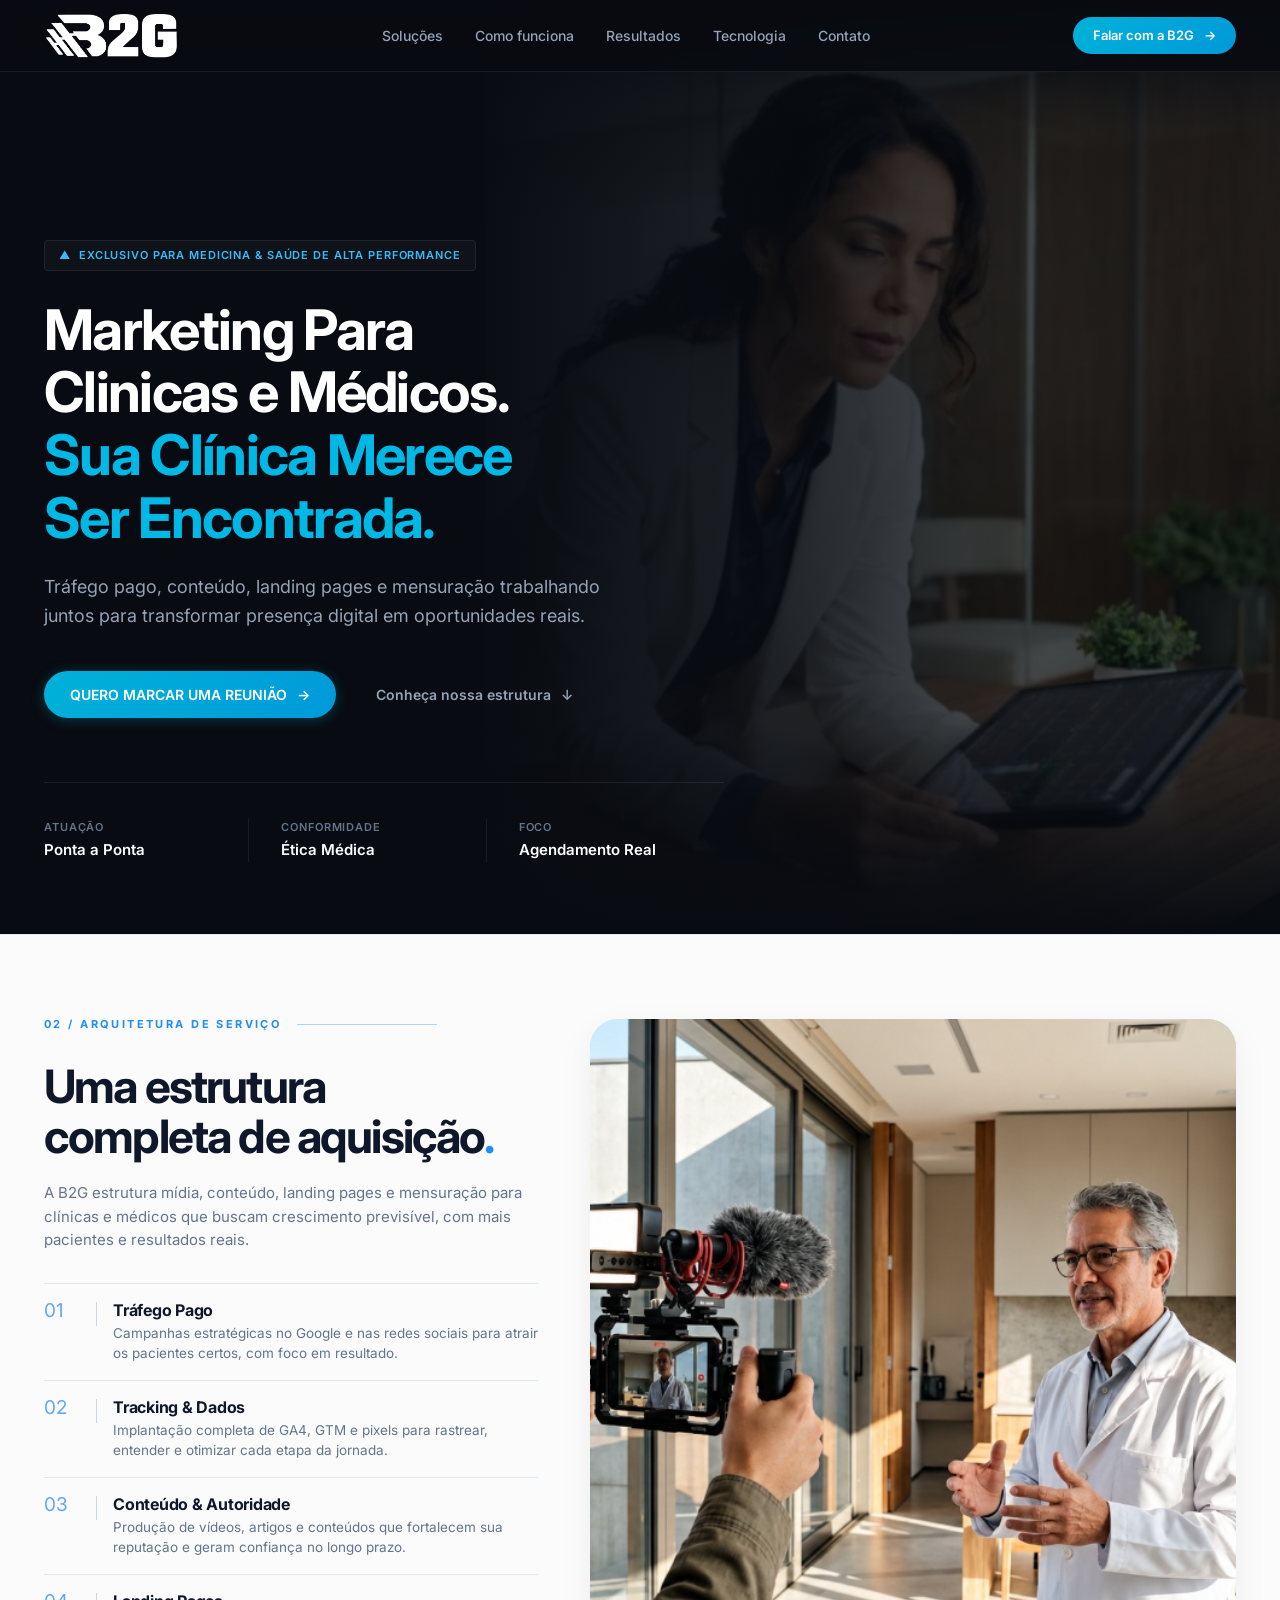
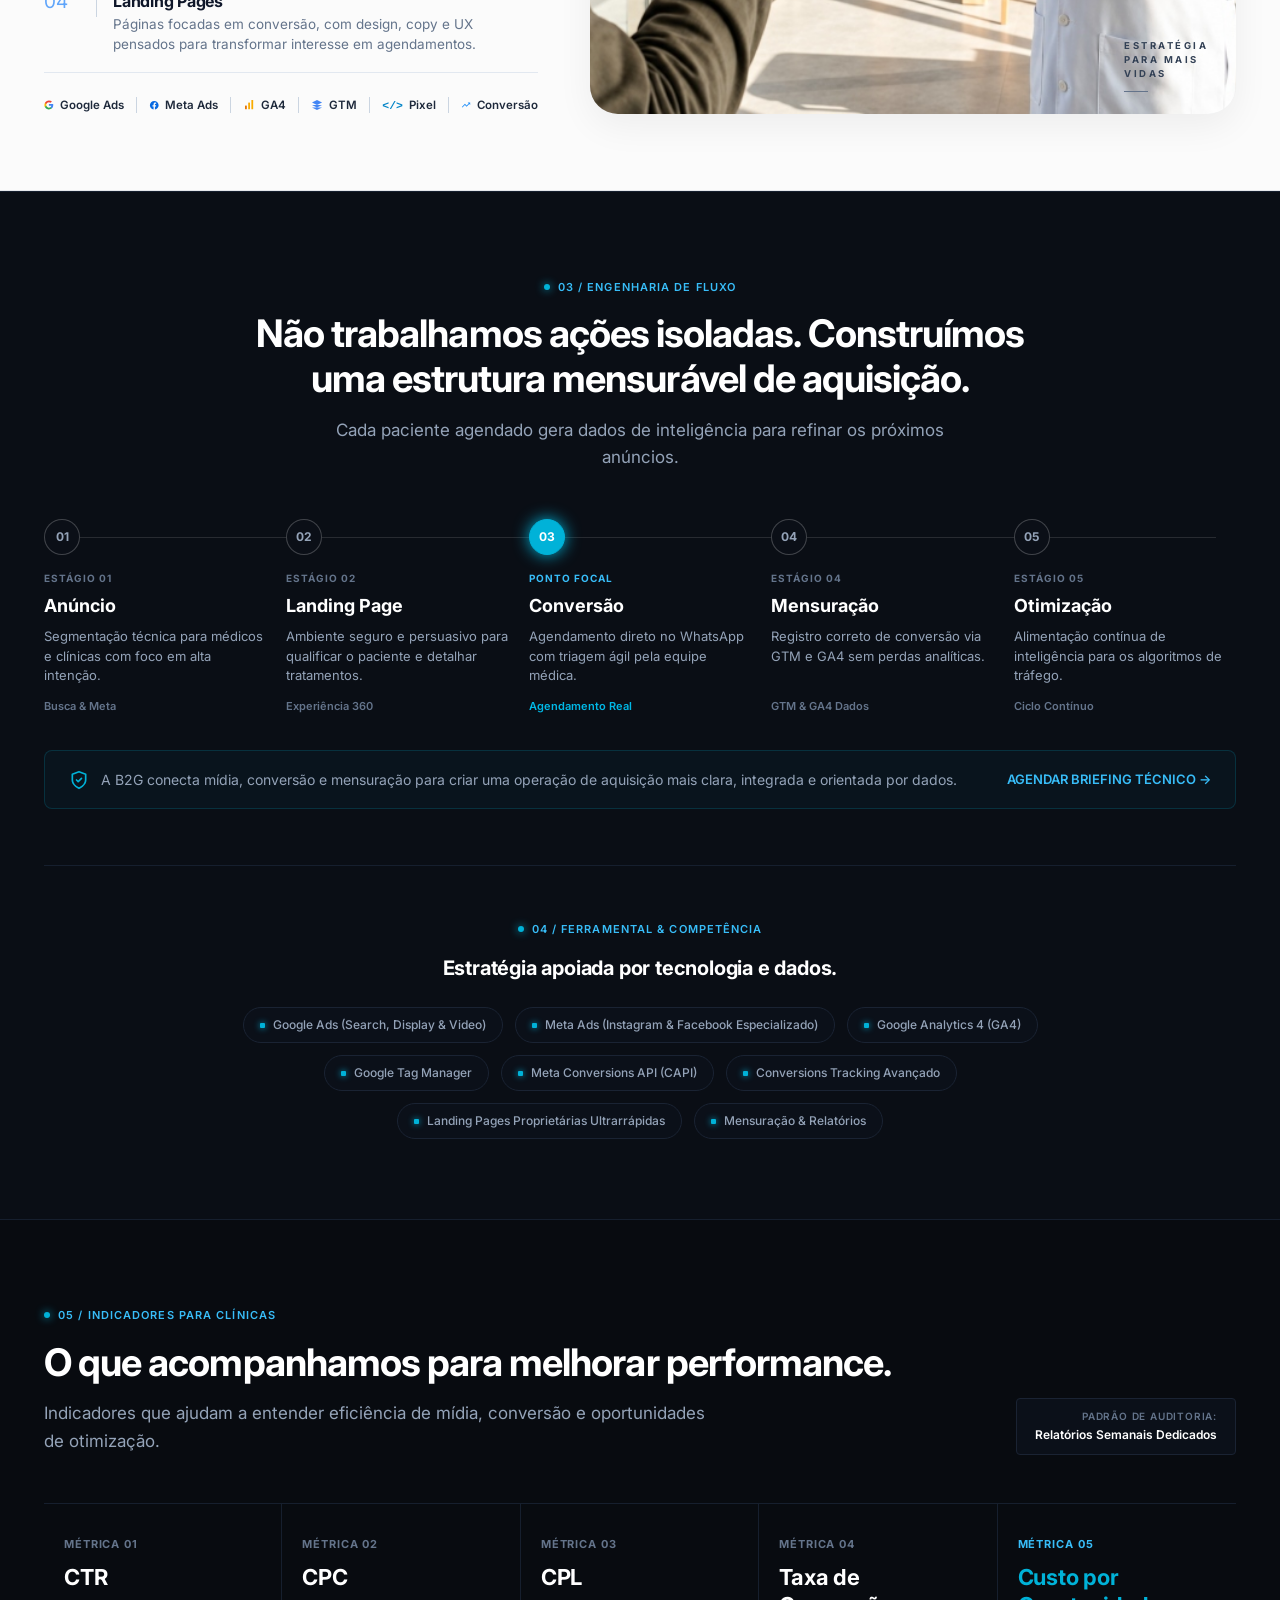
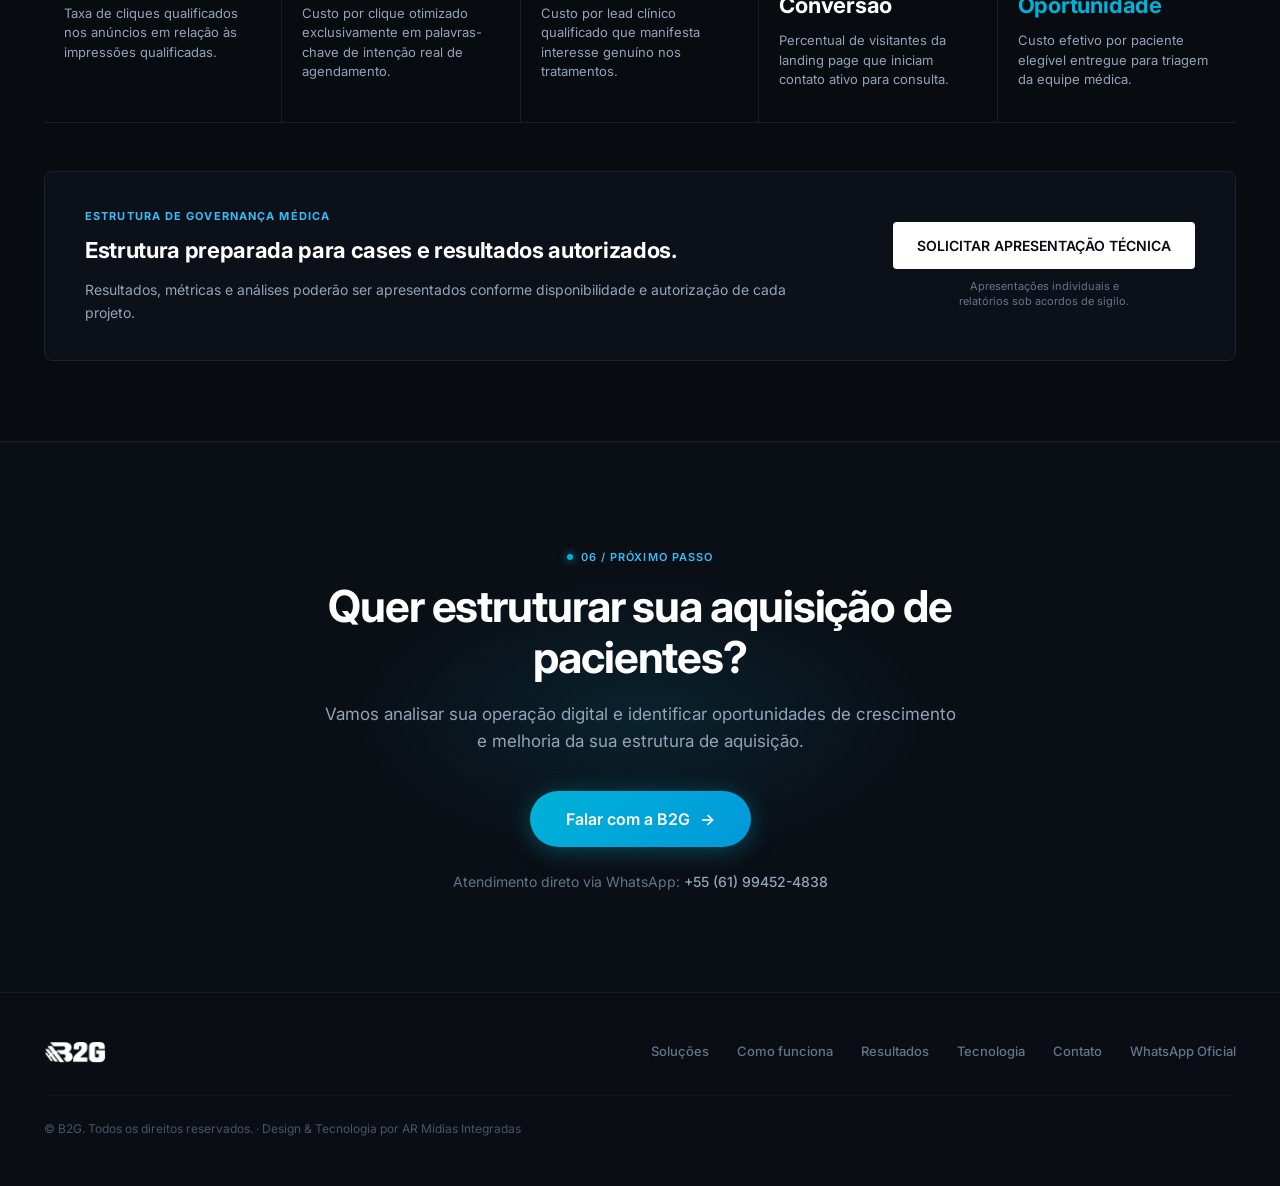
<file: index.html>
<!DOCTYPE html>
<html lang="pt-BR">
<head>
  <meta charset="UTF-8">
  <meta name="viewport" content="width=device-width, initial-scale=1.0">
  <title>B2G Marketing Digital e Treinamentos.</title>
  <meta name="description" content="Tráfego pago, conteúdo, landing pages e mensuração trabalhando juntos para transformar presença digital em oportunidades reais.">
  <meta name="theme-color" content="#080b10">

  <!-- Open Graph / WhatsApp / Social Share -->
  <meta property="og:title" content="B2G Marketing Digital e Treinamentos.">
  <meta property="og:description" content="Tráfego pago, conteúdo, landing pages e mensuração trabalhando juntos para transformar presença digital em oportunidades reais.">
  <meta property="og:type" content="website">
  <meta property="og:image" content="public/brand/b2g-whatsapp-share.png">
  <meta property="og:image:secure_url" content="public/brand/b2g-whatsapp-share.png">
  <meta property="og:image:type" content="image/png">
  <meta property="og:image:width" content="1200">
  <meta property="og:image:height" content="630">
  <meta property="og:image:alt" content="B2G Marketing Digital e Treinamentos">

  <!-- Twitter Card -->
  <meta name="twitter:card" content="summary_large_image">
  <meta name="twitter:title" content="B2G Marketing Digital e Treinamentos.">
  <meta name="twitter:description" content="Tráfego pago, conteúdo, landing pages e mensuração trabalhando juntos para transformar presença digital em oportunidades reais.">
  <meta name="twitter:image" content="public/brand/b2g-whatsapp-share.png">

  <!-- Favicons -->
  <link rel="icon" type="image/png" sizes="32x32" href="public/brand/favicon-32x32.png">
  <link rel="icon" type="image/png" sizes="16x16" href="public/brand/favicon-16x16.png">
  <link rel="apple-touch-icon" sizes="180x180" href="public/brand/apple-touch-icon.png">
  <link rel="shortcut icon" href="public/brand/favicon.ico">

  <!-- Typography -->
  <link rel="preconnect" href="https://fonts.googleapis.com">
  <link rel="preconnect" href="https://fonts.gstatic.com" crossorigin>
  <link href="https://fonts.googleapis.com/css2?family=Inter:wght@400;500;600;700&display=swap" rel="stylesheet">

  <!-- Stylesheets -->
  <link rel="stylesheet" href="styles/tokens.css">
  <link rel="stylesheet" href="styles/base.css">
  <link rel="stylesheet" href="styles/components.css">

  <!-- dataLayer baseline initialization -->
  <script>
    window.dataLayer = window.dataLayer || [];
  </script>
</head>
<body>
  <header class="site-header" id="top">
  <div class="container header-container">
    <a href="#top" class="header-brand" aria-label="B2G Marketing Digital e Treinamentos">
      <img src="public/brand/b2g-logo-menu.png" alt="B2G" class="header-brand-img" width="135" height="48">
    </a>

    <nav class="header-nav" aria-label="Navegação Principal">
      <a href="#solucoes" class="nav-link">Soluções</a>
      <a href="#como-funciona" class="nav-link">Como funciona</a>
      <a href="#resultados" class="nav-link">Resultados</a>
      <a href="#tecnologia" class="nav-link">Tecnologia</a>
      <a href="#contato" class="nav-link">Contato</a>
    </nav>

    <div class="header-actions">
      <a href="https://wa.me/5561994524838" 
         target="_blank" 
         rel="noopener noreferrer" 
         class="btn btn-header"
         data-track-cta
         data-track-location="header"
         data-track-label="Falar com a B2G"
         data-track-dest="whatsapp">
        <span>Falar com a B2G</span>
        <span class="btn-icon-arrow" aria-hidden="true">&rarr;</span>
      </a>
    </div>
  </div>
</header>

  <main id="main-content">
    <section class="hero-section" id="hero">
  <div class="hero-bg-wrapper" aria-hidden="true">
    <img src="public/media/hero-doctor-bg.webp" 
         alt="" 
         class="hero-bg-img" 
         width="1024" 
         height="571" 
         loading="eager" 
         fetchpriority="high">
    <div class="hero-bg-overlay"></div>
  </div>

  <div class="container">
    <div class="hero-content">
      <div class="hero-pill">
        <span>&#9650;</span>
        <span>EXCLUSIVO PARA MEDICINA &amp; SAÚDE DE ALTA PERFORMANCE</span>
      </div>

      <h1 class="hero-title">
        Marketing Para<br>Clinicas e Médicos.<br><span class="cyan-highlight">Sua Clínica Merece<br>Ser Encontrada.</span>
      </h1>

      <p class="hero-lead">
        Tráfego pago, conteúdo, landing pages e mensuração trabalhando<br>juntos para transformar presença digital em oportunidades reais.
      </p>

      <div class="hero-actions">
        <a href="https://wa.me/5561994524838" 
           target="_blank" 
           rel="noopener noreferrer" 
           class="btn btn-primary"
           data-track-cta
           data-track-location="hero"
           data-track-label="Quero estruturar minha aquisição"
           data-track-dest="whatsapp">
          <span>QUERO MARCAR UMA REUNIÃO</span>
          <span class="btn-icon-arrow" aria-hidden="true">&rarr;</span>
        </a>

        <a href="#solucoes" class="btn btn-ghost">
          <span>Conheça nossa estrutura</span>
          <span class="btn-icon-arrow" aria-hidden="true">&darr;</span>
        </a>
      </div>

      <div class="hero-pillars">
        <div class="pillar-item">
          <span class="pillar-label">ATUAÇÃO</span>
          <span class="pillar-value">Ponta a Ponta</span>
        </div>
        <div class="pillar-item">
          <span class="pillar-label">CONFORMIDADE</span>
          <span class="pillar-value">Ética Médica</span>
        </div>
        <div class="pillar-item">
          <span class="pillar-label">FOCO</span>
          <span class="pillar-value">Agendamento Real</span>
        </div>
      </div>
    </div>
  </div>
</section>

    <section class="solucoes-section arquitetura-servico-v2" id="solucoes">
  <div class="container arquitetura-servico-shell">
    <div class="arquitetura-copy">
      <div class="arquitetura-kicker-row">
        <span class="arquitetura-kicker">02 / ARQUITETURA DE SERVIÇO</span>
        <span class="arquitetura-kicker-line" aria-hidden="true"></span>
      </div>

      <h2 class="arquitetura-title">Uma estrutura<br>completa de aquisição<span aria-hidden="true" class="arquitetura-title-dot">.</span></h2>

      <p class="arquitetura-lead">A B2G estrutura mídia, conteúdo, landing pages e mensuração para clínicas e médicos que buscam crescimento previsível, com mais pacientes e resultados reais.</p>

      <div class="arquitetura-services" role="list">
        <article class="arquitetura-service" role="listitem">
          <span class="arquitetura-service-num">01</span>
          <span class="arquitetura-service-marker" aria-hidden="true"></span>
          <div class="arquitetura-service-copy">
            <h3>Tráfego Pago</h3>
            <p>Campanhas estratégicas no Google e nas redes sociais para atrair os pacientes certos, com foco em resultado.</p>
          </div>
        </article>

        <article class="arquitetura-service" role="listitem">
          <span class="arquitetura-service-num">02</span>
          <span class="arquitetura-service-marker" aria-hidden="true"></span>
          <div class="arquitetura-service-copy">
            <h3>Tracking &amp; Dados</h3>
            <p>Implantação completa de GA4, GTM e pixels para rastrear, entender e otimizar cada etapa da jornada.</p>
          </div>
        </article>

        <article class="arquitetura-service" role="listitem">
          <span class="arquitetura-service-num">03</span>
          <span class="arquitetura-service-marker" aria-hidden="true"></span>
          <div class="arquitetura-service-copy">
            <h3>Conteúdo &amp; Autoridade</h3>
            <p>Produção de vídeos, artigos e conteúdos que fortalecem sua reputação e geram confiança no longo prazo.</p>
          </div>
        </article>

        <article class="arquitetura-service" role="listitem">
          <span class="arquitetura-service-num">04</span>
          <span class="arquitetura-service-marker" aria-hidden="true"></span>
          <div class="arquitetura-service-copy">
            <h3>Landing Pages</h3>
            <p>Páginas focadas em conversão, com design, copy e UX pensados para transformar interesse em agendamentos.</p>
          </div>
        </article>
      </div>
    </div>

    <figure class="arquitetura-media">
      <img src="public/media/b2g-arquitetura-servico-filming.png" alt="Produção audiovisual da B2G com médico em ambiente clínico" class="arquitetura-media-img" width="1024" height="576" loading="lazy">
      <figcaption class="arquitetura-media-caption">
        <span>ESTRATÉGIA</span>
        <span>PARA MAIS</span>
        <span>VIDAS</span>
        <i class="caption-divider" aria-hidden="true"></i>
      </figcaption>
    </figure>

    <div class="arquitetura-capabilities" aria-label="Competências técnicas">
      <span class="cap-item"><svg class="cap-icon" viewBox="0 0 24 24" width="15" height="15" aria-hidden="true"><path fill="#4285F4" d="M22.56 12.25c0-.78-.07-1.53-.2-2.25H12v4.26h5.92c-.26 1.37-1.04 2.53-2.21 3.31v2.77h3.57c2.08-1.92 3.28-4.74 3.28-8.09z"/><path fill="#34A853" d="M12 23c2.97 0 5.46-.98 7.28-2.66l-3.57-2.77c-.98.66-2.23 1.06-3.71 1.06-2.86 0-5.29-1.93-6.16-4.53H2.18v2.84C3.99 20.53 7.7 23 12 23z"/><path fill="#FBBC05" d="M5.84 14.09c-.22-.66-.35-1.36-.35-2.09s.13-1.43.35-2.09V7.06H2.18C1.43 8.55 1 10.22 1 12s.43 3.45 1.18 4.94l2.85-2.22.81-.63z"/><path fill="#EA4335" d="M12 5.38c1.62 0 3.06.56 4.21 1.64l3.15-3.15C17.45 2.09 14.97 1 12 1 7.7 1 3.99 3.47 2.18 7.06l3.66 2.84c.87-2.6 3.3-4.52 6.16-4.52z"/></svg> Google Ads</span><i class="cap-sep" aria-hidden="true"></i>
      <span class="cap-item"><svg class="cap-icon" viewBox="0 0 24 24" width="15" height="15" aria-hidden="true"><path fill="#0668E1" d="M12 2C6.477 2 2 6.477 2 12c0 4.991 3.657 9.128 8.438 9.879V14.89h-2.54V12h2.54V9.797c0-2.506 1.492-3.89 3.777-3.89 1.094 0 2.238.195 2.238.195v2.46h-1.26c-1.243 0-1.63.771-1.63 1.562V12h2.773l-.443 2.89h-2.33v6.989C18.343 21.129 22 16.99 22 12c0-5.523-4.477-10-10-10z"/></svg> Meta Ads</span><i class="cap-sep" aria-hidden="true"></i>
      <span class="cap-item"><svg class="cap-icon" viewBox="0 0 24 24" width="15" height="15" aria-hidden="true"><rect width="3.5" height="7" x="4" y="13" fill="#E37400" rx="1"/><rect width="3.5" height="13" x="10.25" y="7" fill="#F9AB00" rx="1"/><rect width="3.5" height="18" x="16.5" y="2" fill="#F9AB00" rx="1"/></svg> GA4</span><i class="cap-sep" aria-hidden="true"></i>
      <span class="cap-item"><svg class="cap-icon" viewBox="0 0 24 24" width="15" height="15" aria-hidden="true"><path fill="#4285F4" d="M12 2L2 7l10 5 10-5-10-5zM2 17l10 5 10-5M2 12l10 5 10-5"/></svg> GTM</span><i class="cap-sep" aria-hidden="true"></i>
      <span class="cap-item"><span class="code-bracket">&lt;/&gt;</span> Pixel</span><i class="cap-sep" aria-hidden="true"></i>
      <span class="cap-item"><svg class="cap-icon" viewBox="0 0 24 24" width="15" height="15" aria-hidden="true"><path fill="#1e8df7" d="M16 6l2.29 2.29-4.88 4.88-4-4L2 16.59 3.41 18l6-6 4 4 6.3-6.29L22 12V6z"/></svg> Conversão</span>
    </div>
  </div>
</section>

    <section class="aquisicao-section section-padding" id="como-funciona">
  <div class="container">
    <div class="aquisicao-header">
      <div class="kicker">
        <span class="kicker-dot" aria-hidden="true"></span>
        <span>03 / ENGENHARIA DE FLUXO</span>
      </div>

      <h2 class="section-title">Não trabalhamos ações isoladas. Construímos uma estrutura mensurável de aquisição.</h2>
      <p class="section-lead">
        Cada paciente agendado gera dados de inteligência para refinar os próximos anúncios.
      </p>
    </div>

    <!-- Fluxo Sequencial de 5 Estágios (Linha Contínua Tipográfica e Marcadores Circulares) -->
    <div class="flow-track-continuous">
      <div class="flow-line-backdrop" aria-hidden="true"></div>

      <div class="flow-step">
        <div class="flow-circle-marker">01</div>
        <span class="flow-step-kicker">ESTÁGIO 01</span>
        <h3 class="flow-step-title">Anúncio</h3>
        <p class="flow-step-desc">Segmentação técnica para médicos e clínicas com foco em alta intenção.</p>
        <span class="flow-step-tag">Busca &amp; Meta</span>
      </div>

      <div class="flow-step">
        <div class="flow-circle-marker">02</div>
        <span class="flow-step-kicker">ESTÁGIO 02</span>
        <h3 class="flow-step-title">Landing Page</h3>
        <p class="flow-step-desc">Ambiente seguro e persuasivo para qualificar o paciente e detalhar tratamentos.</p>
        <span class="flow-step-tag">Experiência 360</span>
      </div>

      <div class="flow-step is-focal">
        <div class="flow-circle-marker focal-marker">03</div>
        <span class="flow-step-kicker focal-kicker">PONTO FOCAL</span>
        <h3 class="flow-step-title focal-title">Conversão</h3>
        <p class="flow-step-desc">Agendamento direto no WhatsApp com triagem ágil pela equipe médica.</p>
        <span class="flow-step-tag focal-tag">Agendamento Real</span>
      </div>

      <div class="flow-step">
        <div class="flow-circle-marker">04</div>
        <span class="flow-step-kicker">ESTÁGIO 04</span>
        <h3 class="flow-step-title">Mensuração</h3>
        <p class="flow-step-desc">Registro correto de conversão via GTM e GA4 sem perdas analíticas.</p>
        <span class="flow-step-tag">GTM &amp; GA4 Dados</span>
      </div>

      <div class="flow-step">
        <div class="flow-circle-marker">05</div>
        <span class="flow-step-kicker">ESTÁGIO 05</span>
        <h3 class="flow-step-title">Otimização</h3>
        <p class="flow-step-desc">Alimentação contínua de inteligência para os algoritmos de tráfego.</p>
        <span class="flow-step-tag">Ciclo Contínuo</span>
      </div>
    </div>

    <!-- Callout de Alinhamento e Governança -->
    <div class="governance-callout">
      <div class="governance-callout-text">
        <svg width="20" height="20" viewBox="0 0 24 24" fill="none" stroke="#00b2d8" stroke-width="2" stroke-linecap="round" stroke-linejoin="round" aria-hidden="true">
          <path d="M12 22s8-4 8-10V5l-8-3-8 3v7c0 6 8 10 8 10z"></path>
          <polyline points="9 12 11 14 15 10"></polyline>
        </svg>
        <span>A B2G conecta mídia, conversão e mensuração para criar uma operação de aquisição mais clara, integrada e orientada por dados.</span>
      </div>
      <a href="https://wa.me/5561994524838" 
         target="_blank" 
         rel="noopener noreferrer" 
         class="governance-callout-link"
         data-track-cta
         data-track-location="governance_callout"
         data-track-label="Agendar Briefing Técnico"
         data-track-dest="whatsapp">
        <span>AGENDAR BRIEFING TÉCNICO &rarr;</span>
      </a>
    </div>

    <!-- Bloco 04 Integrado: Ferramental & Competência -->
    <div class="tools-block" id="tecnologia">
      <div class="kicker">
        <span class="kicker-dot" aria-hidden="true"></span>
        <span>04 / FERRAMENTAL &amp; COMPETÊNCIA</span>
      </div>
      <h3 class="tools-title">Estratégia apoiada por tecnologia e dados.</h3>

      <div class="tools-badges-grid">
        <span class="tool-badge"><span class="tool-dot" aria-hidden="true"></span>Google Ads (Search, Display &amp; Video)</span>
        <span class="tool-badge"><span class="tool-dot" aria-hidden="true"></span>Meta Ads (Instagram &amp; Facebook Especializado)</span>
        <span class="tool-badge"><span class="tool-dot" aria-hidden="true"></span>Google Analytics 4 (GA4)</span>
        <span class="tool-badge"><span class="tool-dot" aria-hidden="true"></span>Google Tag Manager</span>
        <span class="tool-badge"><span class="tool-dot" aria-hidden="true"></span>Meta Conversions API (CAPI)</span>
        <span class="tool-badge"><span class="tool-dot" aria-hidden="true"></span>Conversions Tracking Avançado</span>
        <span class="tool-badge"><span class="tool-dot" aria-hidden="true"></span>Landing Pages Proprietárias Ultrarrápidas</span>
        <span class="tool-badge"><span class="tool-dot" aria-hidden="true"></span>Mensuração &amp; Relatórios</span>
      </div>
    </div>
  </div>
</section>

    <section class="performance-section section-padding" id="resultados">
  <div class="container">
    <div class="kicker">
      <span class="kicker-dot" aria-hidden="true"></span>
      <span>05 / INDICADORES PARA CLÍNICAS</span>
    </div>

    <div class="performance-header-wrapper">
      <div>
        <h2 class="section-title">O que acompanhamos para melhorar performance.</h2>
        <p class="section-lead">
          Indicadores que ajudam a entender eficiência de mídia, conversão e oportunidades de otimização.
        </p>
      </div>
      <div class="audit-indicator">
        <span class="audit-label">Padrão de Auditoria:</span>
        <span class="audit-val">Relatórios Semanais Dedicados</span>
      </div>
    </div>

    <!-- Métricas Homologadas V1.2 (Colunas Tipográficas com Divisores Verticais) -->
    <div class="metrics-columns-container">
      <div class="metric-column">
        <div class="metric-label">Métrica 01</div>
        <div class="metric-acronym">CTR</div>
        <p class="metric-desc">Taxa de cliques qualificados nos anúncios em relação às impressões qualificadas.</p>
      </div>

      <div class="metric-column">
        <div class="metric-label">Métrica 02</div>
        <div class="metric-acronym">CPC</div>
        <p class="metric-desc">Custo por clique otimizado exclusivamente em palavras-chave de intenção real de agendamento.</p>
      </div>

      <div class="metric-column">
        <div class="metric-label">Métrica 03</div>
        <div class="metric-acronym">CPL</div>
        <p class="metric-desc">Custo por lead clínico qualificado que manifesta interesse genuíno nos tratamentos.</p>
      </div>

      <div class="metric-column">
        <div class="metric-label">Métrica 04</div>
        <div class="metric-acronym">Taxa de Conversão</div>
        <p class="metric-desc">Percentual de visitantes da landing page que iniciam contato ativo para consulta.</p>
      </div>

      <div class="metric-column is-highlight">
        <div class="metric-label highlight-label">Métrica 05</div>
        <div class="metric-acronym highlight-acronym">Custo por Oportunidade</div>
        <p class="metric-desc">Custo efetivo por paciente elegível entregue para triagem da equipe médica.</p>
      </div>
    </div>

    <!-- Módulo Institucional de Governança Médica -->
    <div class="presentation-module">
      <div class="presentation-content">
        <div class="presentation-tag">ESTRUTURA DE GOVERNANÇA MÉDICA</div>
        <h3 class="presentation-title">Estrutura preparada para cases e resultados autorizados.</h3>
        <p class="presentation-text">
          Resultados, métricas e análises poderão ser apresentados conforme disponibilidade e autorização de cada projeto.
        </p>
      </div>

      <div class="presentation-action-col">
        <a href="https://wa.me/5561994524838" 
           target="_blank" 
           rel="noopener noreferrer" 
           class="btn btn-white"
           data-track-cta
           data-track-location="performance_governance"
           data-track-label="Solicitar Apresentação Técnica"
           data-track-dest="whatsapp">
          <span>SOLICITAR APRESENTAÇÃO TÉCNICA</span>
        </a>
        <p class="presentation-subtext">Apresentações individuais e relatórios sob acordos de sigilo.</p>
      </div>
    </div>
  </div>
</section>

    <section class="cta-final-section" id="contato">
  <div class="cta-final-glow" aria-hidden="true"></div>

  <div class="container cta-final-content">
    <div class="kicker" style="justify-content: center;">
      <span class="kicker-dot" aria-hidden="true"></span>
      <span>06 / PRÓXIMO PASSO</span>
    </div>

    <h2 class="cta-final-title">Quer estruturar sua aquisição de pacientes?</h2>
    <p class="cta-final-lead">
      Vamos analisar sua operação digital e identificar oportunidades de crescimento e melhoria da sua estrutura de aquisição.
    </p>

    <div>
      <a href="https://wa.me/5561994524838" 
         target="_blank" 
         rel="noopener noreferrer" 
         class="btn btn-primary cta-final-btn"
         data-track-cta
         data-track-location="final_cta"
         data-track-label="Falar com a B2G"
         data-track-dest="whatsapp">
        <span>Falar com a B2G</span>
        <span class="btn-icon-arrow" aria-hidden="true">&rarr;</span>
      </a>
    </div>

    <p class="cta-final-subtext">
      Atendimento direto via WhatsApp: 
      <a href="https://wa.me/5561994524838" 
         target="_blank" 
         rel="noopener noreferrer" 
         class="cta-final-phone"
         data-track-cta
         data-track-location="final_cta_subtext"
         data-track-label="WhatsApp Telefone"
         data-track-dest="whatsapp">+55 (61) 99452-4838</a>
    </p>
  </div>
</section>

  </main>
  <footer class="site-footer">
  <div class="container">
    <div class="footer-top-row">
      <a href="#top" class="footer-brand" aria-label="B2G">
        <img src="public/brand/b2g-logo-menu.png" alt="B2G" class="footer-brand-img" width="79" height="28">
      </a>

      <nav class="footer-nav" aria-label="Navegação do Rodapé">
        <a href="#solucoes" class="footer-link">Soluções</a>
        <a href="#como-funciona" class="footer-link">Como funciona</a>
        <a href="#resultados" class="footer-link">Resultados</a>
        <a href="#tecnologia" class="footer-link">Tecnologia</a>
        <a href="#contato" class="footer-link">Contato</a>
        <a href="https://wa.me/5561994524838" 
           target="_blank" 
           rel="noopener noreferrer" 
           class="footer-link"
           data-track-cta
           data-track-location="footer"
           data-track-label="WhatsApp Oficial"
           data-track-dest="whatsapp">WhatsApp Oficial</a>
      </nav>
    </div>

    <div class="footer-bottom-row">
      <p class="footer-copyright">
        &copy; B2G. Todos os direitos reservados. &middot; Design &amp; Tecnologia por AR Mídias Integradas
      </p>
    </div>
  </div>
</footer>


  <!-- Telemetria & Tracking -->
  <script type="module">
    import { initTracking } from './lib/tracking.js';
    initTracking();
  </script>
</body>
</html>
</file>
<file: styles/tokens.css>
:root {
  /* Surfaces & Backgrounds */
  --bg-canvas: #080b10;
  --bg-surface-alt: #0a0e15;
  --bg-card: #0b1019;
  --bg-card-highlight: #0d1522;
  --bg-card-active: #0e1726;
  --bg-footer: #0a0d13;
  --bg-header: rgba(8, 11, 16, 0.88);

  /* Accents & Brand Cyan */
  --color-brand-cyan: #00b2d8;
  --color-brand-cyan-light: #38bdf8;
  --color-brand-cyan-emphasis: #00b8e6;
  --color-brand-blue-dark: #004d80;
  --color-brand-blue-mid: #0077b6;
  --color-cyan-glow: rgba(0, 178, 216, 0.18);
  --color-cyan-subtle: rgba(0, 178, 216, 0.08);

  /* Typography Colors */
  --text-primary: #ffffff;
  --text-secondary: #94a3b8;
  --text-muted: #64748b;
  --text-dim: #475569;

  /* Borders & Dividers */
  --border-default: #1a2333;
  --border-subtle: rgba(255, 255, 255, 0.07);
  --border-active: rgba(0, 178, 216, 0.45);
  --divider-line: #161f2e;

  /* Layout & Grid */
  --max-width-content: 1240px;
  --max-width-narrow: 980px;
  --gutter-desktop: 24px;
  --section-spacing-y: 80px;

  /* Radii */
  --radius-sm: 4px;
  --radius-md: 8px;
  --radius-lg: 12px;
  --radius-pill: 9999px;

  /* Fonts */
  --font-sans: 'Inter', -apple-system, BlinkMacSystemFont, 'Segoe UI', Roboto, Helvetica, Arial, sans-serif;
  --font-mono: 'JetBrains Mono', ui-monospace, SFMono-Regular, Menlo, Monaco, Consolas, monospace;
}
</file>
<file: styles/base.css>
*, *::before, *::after {
  box-sizing: border-box;
  margin: 0;
  padding: 0;
}

html {
  scroll-behavior: smooth;
  color-scheme: dark;
  -webkit-font-smoothing: antialiased;
  -moz-osx-font-smoothing: grayscale;
  background-color: var(--bg-canvas);
  color: var(--text-primary);
  font-family: var(--font-sans);
  overflow-x: hidden;
  max-width: 100vw;
}

body {
  min-height: 100vh;
  line-height: 1.5;
  background-color: var(--bg-canvas);
  color: var(--text-primary);
  overflow-x: hidden;
}

img, svg {
  display: block;
  max-width: 100%;
  height: auto;
}

a {
  color: inherit;
  text-decoration: none;
  transition: color 0.15s ease, opacity 0.15s ease;
}

button {
  font: inherit;
  background: none;
  border: none;
  cursor: pointer;
}

.container {
  width: 100%;
  max-width: var(--max-width-content);
  margin-left: auto;
  margin-right: auto;
  padding-left: 24px;
  padding-right: 24px;
}

@media (max-width: 768px) {
  .container {
    padding-left: 16px;
    padding-right: 16px;
  }
}

.section-padding {
  padding-top: var(--section-spacing-y);
  padding-bottom: var(--section-spacing-y);
}

.kicker {
  display: inline-flex;
  align-items: center;
  gap: 8px;
  font-size: 11px;
  font-weight: 600;
  letter-spacing: 0.1em;
  text-transform: uppercase;
  color: var(--color-brand-cyan-light);
  margin-bottom: 16px;
}

.kicker-dot {
  width: 6px;
  height: 6px;
  background-color: var(--color-brand-cyan);
  border-radius: 50%;
  box-shadow: 0 0 8px var(--color-brand-cyan);
}

.section-title {
  font-size: 38px;
  font-weight: 700;
  letter-spacing: -0.025em;
  line-height: 1.18;
  color: var(--text-primary);
  margin-bottom: 16px;
}

.section-lead {
  font-size: 17px;
  font-weight: 400;
  line-height: 1.6;
  color: var(--text-secondary);
  max-width: 680px;
}

.cyan-highlight {
  color: var(--color-brand-cyan-emphasis);
  position: relative;
}
</file>
<file: styles/components.css>
/* ==========================================================================
   HEADER COMPONENT
   ========================================================================== */
.site-header {
  position: fixed;
  top: 0;
  left: 0;
  right: 0;
  z-index: 1000;
  background-color: var(--bg-header);
  backdrop-filter: blur(12px);
  -webkit-backdrop-filter: blur(12px);
  border-bottom: 1px solid var(--border-subtle);
  height: 72px;
  display: flex;
  align-items: center;
}

.header-container {
  display: flex;
  align-items: center;
  justify-content: space-between;
}

.header-brand {
  display: inline-flex;
  align-items: center;
  transition: opacity 0.15s ease;
}

.header-brand:hover {
  opacity: 0.92;
}

.header-brand-img {
  height: 48px;
  width: auto;
  object-fit: contain;
}

.header-nav {
  display: flex;
  align-items: center;
  gap: 32px;
}

.nav-link {
  font-size: 14px;
  font-weight: 500;
  color: var(--text-secondary);
}

.nav-link:hover {
  color: var(--text-primary);
}

.header-actions {
  display: flex;
  align-items: center;
}

/* ==========================================================================
   BUTTONS
   ========================================================================== */
.btn {
  display: inline-flex;
  align-items: center;
  justify-content: center;
  gap: 10px;
  font-size: 14px;
  font-weight: 600;
  border-radius: var(--radius-sm);
  transition: all 0.2s cubic-bezier(0.16, 1, 0.3, 1);
  text-decoration: none;
  white-space: nowrap;
}

.btn-primary {
  background: linear-gradient(135deg, #00b2d8 0%, #0099da 100%);
  color: #ffffff;
  padding: 13px 26px;
  border-radius: var(--radius-pill);
  box-shadow: 0 2px 14px rgba(0, 178, 216, 0.28);
}

.btn-primary:hover {
  background: linear-gradient(135deg, #05c3ec 0%, #00a8ee 100%);
  box-shadow: 0 4px 22px rgba(0, 178, 216, 0.45);
  transform: translateY(-1px);
}

.btn-header {
  background: linear-gradient(135deg, #00b2d8 0%, #0099da 100%);
  color: #ffffff;
  padding: 9px 20px;
  font-size: 13px;
  border-radius: var(--radius-pill);
}

.btn-header:hover {
  background: linear-gradient(135deg, #05c3ec 0%, #00a8ee 100%);
  box-shadow: 0 2px 14px rgba(0, 178, 216, 0.35);
}

.btn-ghost {
  color: var(--text-secondary);
  padding: 12px 20px;
  border-radius: var(--radius-pill);
}

.btn-ghost:hover {
  color: var(--text-primary);
}

.btn-white {
  background-color: #ffffff;
  color: #080b10;
  padding: 13px 24px;
  font-weight: 600;
  border-radius: var(--radius-sm);
}

.btn-white:hover {
  background-color: #f1f5f9;
  transform: translateY(-1px);
}

.btn-icon-arrow {
  transition: transform 0.2s ease;
}

.btn:hover .btn-icon-arrow {
  transform: translateX(3px);
}

/* ==========================================================================
   HERO SECTION
   ========================================================================== */
.hero-section {
  position: relative;
  min-height: 920px;
  padding-top: 240px;
  padding-bottom: 72px;
  background-color: var(--bg-canvas);
  overflow: hidden;
  display: flex;
  flex-direction: column;
  justify-content: center;
}

.hero-bg-wrapper {
  position: absolute;
  top: 0;
  right: 0;
  bottom: 0;
  left: 0;
  pointer-events: none;
  z-index: 1;
  overflow: hidden;
}

.hero-bg-img {
  position: absolute;
  top: 0;
  right: 0;
  width: 62%;
  height: 100%;
  min-width: 55%;
  max-width: 68%;
  object-fit: cover;
  object-position: 72% 35%;
  opacity: 0.42;
  display: block;
}

.hero-bg-overlay {
  position: absolute;
  inset: 0;
  background:
    linear-gradient(to right, #080b11 0%, #080b11 36%, rgba(8, 11, 17, 0.82) 56%, rgba(8, 11, 17, 0.25) 82%, rgba(8, 11, 17, 0.4) 100%),
    linear-gradient(to top, #080b11 0%, transparent 22%),
    linear-gradient(to bottom, #080b11 0%, transparent 14%);
}

.hero-content {
  position: relative;
  z-index: 2;
  max-width: 680px;
}

.hero-pill {
  display: inline-flex;
  align-items: center;
  gap: 8px;
  padding: 6px 14px;
  border-radius: var(--radius-sm);
  background-color: rgba(255, 255, 255, 0.03);
  border: 1px solid rgba(255, 255, 255, 0.08);
  font-size: 11px;
  font-weight: 600;
  letter-spacing: 0.08em;
  color: #38bdf8;
  margin-bottom: 28px;
}

.hero-title {
  font-size: 56px;
  font-weight: 700;
  letter-spacing: -0.03em;
  line-height: 1.12;
  color: var(--text-primary);
  margin-bottom: 24px;
}

.hero-lead {
  font-size: 18px;
  line-height: 1.6;
  color: var(--text-secondary);
  margin-bottom: 40px;
  max-width: 620px;
}

.hero-actions {
  display: flex;
  align-items: center;
  gap: 20px;
  margin-bottom: 64px;
}

.hero-pillars {
  display: grid;
  grid-template-columns: repeat(3, 1fr);
  gap: 32px;
  padding-top: 36px;
  border-top: 1px solid var(--border-subtle);
}

.pillar-item {
  display: flex;
  flex-direction: column;
  gap: 4px;
}

.pillar-item:not(:last-child) {
  border-right: 1px solid var(--border-subtle);
  padding-right: 24px;
}

.pillar-label {
  font-size: 11px;
  font-weight: 600;
  letter-spacing: 0.08em;
  text-transform: uppercase;
  color: var(--text-muted);
}

.pillar-value {
  font-size: 15px;
  font-weight: 600;
  color: var(--text-primary);
}

/* ==========================================================================
   02 / ARQUITETURA DE SERVIÇO (COMPOSIÇÃO EDITORIAL CLARA V2)
   ========================================================================== */
.arquitetura-servico-v2 {
  background-color: #fbfbfb;
  color: #101827;
  border-top: 1px solid #e5e7eb;
  border-bottom: 1px solid #e5e7eb;
  padding: 84px 0 76px;
}

.arquitetura-servico-shell {
  display: grid;
  grid-template-columns: minmax(0, 0.78fr) minmax(0, 1.02fr);
  grid-template-areas:
    "copy media"
    "cap media";
  column-gap: 52px;
  align-items: start;
}

.arquitetura-copy {
  grid-area: copy;
}

.arquitetura-kicker-row {
  display: flex;
  align-items: center;
  gap: 16px;
  margin-bottom: 32px;
}

.arquitetura-kicker {
  flex: 0 0 auto;
  font-family: var(--font-sans);
  font-size: 11px;
  line-height: 1;
  font-weight: 700;
  letter-spacing: 0.22em;
  color: #1e8df7;
}

.arquitetura-kicker-line {
  height: 1px;
  width: 140px;
  background: rgba(30, 141, 247, 0.35);
}

.arquitetura-title {
  max-width: 540px;
  margin: 0 0 20px;
  color: #0f172a;
  font-family: var(--font-sans);
  font-size: 46px;
  line-height: 1.08;
  letter-spacing: -0.04em;
  font-weight: 700;
}

.arquitetura-title-dot {
  color: #1e8df7;
}

.arquitetura-lead {
  max-width: 480px;
  margin: 0 0 32px;
  font-size: 15px;
  line-height: 1.55;
  color: #64748b;
}

.arquitetura-services {
  max-width: 520px;
  border-top: 1px solid #e2e8f0;
}

.arquitetura-service {
  display: grid;
  grid-template-columns: 36px 1px 1fr;
  gap: 16px;
  align-items: start;
  padding: 16px 0 17px;
  border-bottom: 1px solid #e2e8f0;
}

.arquitetura-service-num {
  color: #60a5fa;
  font-size: 19px;
  line-height: 1.2;
  font-weight: 400;
  letter-spacing: -0.02em;
}

.arquitetura-service-marker {
  width: 1px;
  height: 24px;
  margin-top: 2px;
  background: #cbd5e1;
}

.arquitetura-service-copy h3 {
  margin: 0 0 4px;
  color: #0f172a;
  font-size: 16px;
  line-height: 1.25;
  font-weight: 700;
  letter-spacing: -0.015em;
}

.arquitetura-service-copy p {
  margin: 0;
  color: #64748b;
  font-size: 13.5px;
  line-height: 1.45;
}

/* Fotografia Editorial à Direita */
.arquitetura-media {
  grid-area: media;
  position: relative;
  min-height: 640px;
  height: 100%;
  margin: 0;
  border-radius: 28px;
  overflow: hidden;
  background: #e8eaed;
  box-shadow: 0 12px 36px rgba(0, 0, 0, 0.06);
}

.arquitetura-media-img {
  width: 100%;
  height: 100%;
  object-fit: cover;
  object-position: center center;
  display: block;
}

.arquitetura-media-caption {
  position: absolute;
  right: 28px;
  bottom: 22px;
  display: flex;
  flex-direction: column;
  align-items: flex-start;
  gap: 2px;
  color: #334155;
  font-size: 9.5px;
  line-height: 1.3;
  font-weight: 700;
  letter-spacing: 0.26em;
}

.arquitetura-media-caption .caption-divider {
  display: block;
  width: 24px;
  height: 1px;
  margin-top: 8px;
  background: #64748b;
}

/* Linha Inferior de Competências */
.arquitetura-capabilities {
  grid-area: cap;
  align-self: end;
  display: flex;
  align-items: center;
  gap: 12px;
  margin-top: 24px;
  color: #334155;
  font-size: 11.5px;
  font-weight: 600;
  white-space: nowrap;
}

.arquitetura-capabilities .cap-item {
  display: inline-flex;
  align-items: center;
  gap: 6px;
  color: #1e293b;
}

.arquitetura-capabilities .cap-icon {
  display: inline-block;
  vertical-align: middle;
}

.arquitetura-capabilities .code-bracket {
  color: #0284c7;
  font-weight: 700;
  font-family: var(--font-mono);
}

.arquitetura-capabilities .cap-sep {
  display: inline-block;
  width: 1px;
  height: 16px;
  background: #cbd5e1;
}

@media (max-width: 1024px) {
  .arquitetura-servico-shell {
    grid-template-columns: 1fr;
    grid-template-areas:
      "copy"
      "media"
      "cap";
    row-gap: 36px;
  }
  .arquitetura-media {
    min-height: 480px;
  }
}

/* ==========================================================================
   SISTEMA DE AQUISIÇÃO (FLUXO & FERRAMENTAL)
   ========================================================================== */
.aquisicao-section {
  background-color: var(--bg-surface-alt);
  border-top: 1px solid var(--divider-line);
  border-bottom: 1px solid var(--divider-line);
}

.aquisicao-header {
  text-align: center;
  max-width: 820px;
  margin: 0 auto;
}

.aquisicao-header .kicker {
  justify-content: center;
}

.aquisicao-header .section-lead {
  margin-left: auto;
  margin-right: auto;
}

/* Fluxo Sequencial de 5 Estágios (Linha Contínua Tipográfica e Marcadores Circulares) */
.flow-track-continuous {
  display: grid;
  grid-template-columns: repeat(5, 1fr);
  gap: 20px;
  margin-top: 48px;
  margin-bottom: 36px;
  position: relative;
}

.flow-line-backdrop {
  position: absolute;
  top: 18px;
  left: 20px;
  right: 20px;
  height: 1px;
  background: rgba(255, 255, 255, 0.12);
  z-index: 0;
}

.flow-step {
  display: flex;
  flex-direction: column;
  align-items: flex-start;
  position: relative;
  z-index: 1;
  background: transparent;
  border: none;
  padding: 0;
}

.flow-circle-marker {
  width: 36px;
  height: 36px;
  border-radius: 50%;
  background-color: #0b0f17;
  border: 1px solid rgba(255, 255, 255, 0.22);
  display: flex;
  align-items: center;
  justify-content: center;
  font-size: 12px;
  font-weight: 700;
  color: var(--text-secondary);
  margin-bottom: 16px;
}

.flow-circle-marker.focal-marker {
  background-color: var(--color-brand-cyan);
  border-color: var(--color-brand-cyan);
  color: #ffffff;
  box-shadow: 0 0 16px var(--color-brand-cyan);
}

.flow-step-kicker {
  font-size: 10px;
  font-weight: 700;
  letter-spacing: 0.1em;
  text-transform: uppercase;
  color: var(--text-muted);
  margin-bottom: 6px;
}

.flow-step-kicker.focal-kicker {
  color: var(--color-brand-cyan-light);
}

.flow-step-title {
  font-size: 18px;
  font-weight: 700;
  color: var(--text-primary);
  margin-bottom: 8px;
}

.flow-step-title.focal-title {
  color: #ffffff;
}

.flow-step-desc {
  font-size: 13px;
  line-height: 1.5;
  color: var(--text-secondary);
  margin-bottom: 12px;
}

.flow-step-tag {
  font-size: 11px;
  font-weight: 600;
  color: var(--text-muted);
  margin-top: auto;
}

.flow-step-tag.focal-tag {
  color: var(--color-brand-cyan-emphasis);
}

/* Governance Callout */
.governance-callout {
  margin-top: 24px;
  margin-bottom: 56px;
  background-color: rgba(0, 178, 216, 0.04);
  border: 1px solid rgba(0, 178, 216, 0.18);
  border-radius: var(--radius-md);
  padding: 18px 24px;
  display: flex;
  align-items: center;
  justify-content: space-between;
  gap: 20px;
}

.governance-callout-text {
  font-size: 14px;
  line-height: 1.5;
  color: var(--text-secondary);
  display: flex;
  align-items: center;
  gap: 12px;
}

.governance-callout-link {
  font-size: 13px;
  font-weight: 600;
  color: var(--color-brand-cyan-light);
  white-space: nowrap;
}

.governance-callout-link:hover {
  color: #ffffff;
}

/* Integrated Ferramental Block */
.tools-block {
  padding-top: 48px;
  border-top: 1px solid var(--divider-line);
  text-align: center;
}

.tools-block .kicker {
  justify-content: center;
}

.tools-title {
  font-size: 20px;
  font-weight: 700;
  color: var(--text-primary);
  margin-bottom: 24px;
  letter-spacing: -0.01em;
}

.tools-badges-grid {
  display: flex;
  flex-wrap: wrap;
  justify-content: center;
  gap: 12px;
  max-width: 920px;
  margin: 0 auto;
}

.tool-badge {
  font-size: 12px;
  font-weight: 500;
  color: var(--text-secondary);
  background-color: var(--bg-card);
  border: 1px solid var(--border-default);
  padding: 8px 16px;
  border-radius: var(--radius-pill);
  display: inline-flex;
  align-items: center;
  gap: 8px;
  transition: border-color 0.2s ease, color 0.2s ease;
}

.tool-dot {
  display: inline-block;
  width: 5px;
  height: 5px;
  border-radius: 1px;
  background-color: var(--color-brand-cyan);
  box-shadow: 0 0 6px var(--color-brand-cyan);
}

.tool-badge:hover {
  border-color: rgba(0, 178, 216, 0.4);
  color: var(--text-primary);
}

/* ==========================================================================
   PERFORMANCE SECTION (MÉTRICAS HOMOLOGADAS V1.2)
   ========================================================================== */
.performance-section {
  background-color: var(--bg-canvas);
  border-bottom: 1px solid var(--divider-line);
}

.performance-header-wrapper {
  display: flex;
  align-items: flex-end;
  justify-content: space-between;
  margin-bottom: 48px;
}

.audit-indicator {
  display: flex;
  flex-direction: column;
  align-items: flex-end;
  padding: 10px 18px;
  border: 1px solid var(--border-default);
  border-radius: var(--radius-sm);
  background-color: var(--bg-card);
}

.audit-label {
  font-size: 10px;
  font-weight: 600;
  letter-spacing: 0.08em;
  text-transform: uppercase;
  color: var(--text-muted);
}

.audit-val {
  font-size: 12px;
  font-weight: 600;
  color: var(--text-primary);
  margin-top: 2px;
}

/* Métricas Homologadas V1.2 (Colunas Tipográficas com Divisores Verticais) */
.metrics-columns-container {
  display: grid;
  grid-template-columns: repeat(5, 1fr);
  gap: 0;
  border-top: 1px solid var(--divider-line);
  border-bottom: 1px solid var(--divider-line);
  margin-top: 48px;
  margin-bottom: 48px;
}

.metric-column {
  padding: 32px 20px;
  border-right: 1px solid var(--divider-line);
  display: flex;
  flex-direction: column;
  background: transparent;
}

.metric-column:last-child {
  border-right: none;
}

.metric-label {
  font-size: 11px;
  font-weight: 700;
  letter-spacing: 0.08em;
  text-transform: uppercase;
  color: var(--text-muted);
  margin-bottom: 12px;
}

.metric-label.highlight-label {
  color: var(--color-brand-cyan-light);
}

.metric-acronym {
  font-size: 22px;
  font-weight: 700;
  letter-spacing: -0.01em;
  color: var(--text-primary);
  margin-bottom: 12px;
  line-height: 1.25;
}

.metric-acronym.highlight-acronym {
  color: var(--color-brand-cyan);
}

.metric-desc {
  font-size: 13px;
  line-height: 1.5;
  color: var(--text-secondary);
}

/* Institutional Technical Presentation Card */
.presentation-module {
  background-color: var(--bg-card);
  border: 1px solid var(--border-default);
  border-radius: var(--radius-md);
  padding: 36px 40px;
  display: flex;
  align-items: center;
  justify-content: space-between;
  gap: 36px;
}

.presentation-content {
  max-width: 720px;
}

.presentation-tag {
  font-size: 11px;
  font-weight: 700;
  letter-spacing: 0.1em;
  text-transform: uppercase;
  color: var(--color-brand-cyan-light);
  margin-bottom: 10px;
}

.presentation-title {
  font-size: 22px;
  font-weight: 700;
  letter-spacing: -0.015em;
  color: var(--text-primary);
  margin-bottom: 12px;
}

.presentation-text {
  font-size: 14px;
  line-height: 1.6;
  color: var(--text-secondary);
}

.presentation-action-col {
  display: flex;
  flex-direction: column;
  align-items: center;
  flex-shrink: 0;
}

.presentation-subtext {
  font-size: 11px;
  color: var(--text-muted);
  margin-top: 10px;
  text-align: center;
  max-width: 200px;
  line-height: 1.4;
}

/* ==========================================================================
   CTA FINAL SECTION
   ========================================================================== */
.cta-final-section {
  position: relative;
  background-color: var(--bg-surface-alt);
  text-align: center;
  padding-top: 100px;
  padding-bottom: 100px;
  overflow: hidden;
}

.cta-final-glow {
  position: absolute;
  top: 50%;
  left: 50%;
  transform: translate(-50%, -50%);
  width: 600px;
  height: 300px;
  background: radial-gradient(ellipse, rgba(0, 178, 216, 0.12) 0%, transparent 70%);
  pointer-events: none;
}

.cta-final-content {
  position: relative;
  z-index: 2;
  max-width: 680px;
  margin-left: auto;
  margin-right: auto;
}

.cta-final-title {
  font-size: 44px;
  font-weight: 700;
  letter-spacing: -0.025em;
  line-height: 1.15;
  color: var(--text-primary);
  margin-bottom: 18px;
}

.cta-final-lead {
  font-size: 17px;
  line-height: 1.6;
  color: var(--text-secondary);
  margin-bottom: 36px;
}

.cta-final-btn {
  padding: 16px 36px;
  font-size: 16px;
  box-shadow: 0 4px 24px rgba(0, 178, 216, 0.35);
}

.cta-final-subtext {
  margin-top: 24px;
  font-size: 14px;
  color: var(--text-muted);
}

.cta-final-phone {
  color: var(--text-secondary);
  font-weight: 500;
}

/* ==========================================================================
   FOOTER (ENXUTO CONFORME REFERÊNCIA)
   ========================================================================== */
.site-footer {
  background-color: var(--bg-footer);
  border-top: 1px solid var(--divider-line);
  padding-top: 48px;
  padding-bottom: 48px;
}

.footer-top-row {
  display: flex;
  align-items: center;
  justify-content: space-between;
  margin-bottom: 32px;
}

.footer-brand {
  display: inline-flex;
  align-items: center;
}

.footer-brand-img {
  height: 22px;
  width: auto;
  object-fit: contain;
}

.footer-nav {
  display: flex;
  align-items: center;
  gap: 28px;
}

.footer-link {
  font-size: 13px;
  font-weight: 500;
  color: var(--text-muted);
}

.footer-link:hover {
  color: var(--text-primary);
}

.footer-bottom-row {
  display: flex;
  align-items: center;
  justify-content: space-between;
  padding-top: 24px;
  border-top: 1px solid rgba(255, 255, 255, 0.04);
}

.footer-copyright {
  font-size: 12px;
  color: var(--text-dim);
}

/* ==========================================================================
   RESPONSIVIDADE (MOBILE & TABLET FIDELITY)
   ========================================================================== */
@media (max-width: 1024px) {
  .hero-title {
    font-size: 42px;
  }

  .solucoes-editorial-wrapper {
    grid-template-columns: 1fr;
    gap: 32px;
  }

  .solucoes-media-frame {
    min-height: 280px;
    max-height: 360px;
  }

  .flow-track-continuous {
    grid-template-columns: repeat(3, 1fr);
    gap: 24px;
  }

  .metrics-columns-container {
    grid-template-columns: repeat(3, 1fr);
  }

  .metric-column:nth-child(3) {
    border-right: none;
  }

  .metric-column:nth-child(4) {
    border-top: 1px solid var(--divider-line);
  }

  .metric-column:nth-child(5) {
    border-top: 1px solid var(--divider-line);
    border-right: none;
  }

  .presentation-module {
    flex-direction: column;
    align-items: flex-start;
    gap: 24px;
    padding: 28px;
  }
}

@media (max-width: 768px) {
  .site-header {
    height: 60px;
  }

  .site-header .container {
    width: 100%;
    flex: 1;
  }

  .header-brand-img {
    height: 32px;
    width: auto;
    max-width: 100px;
  }

  .btn-header {
    padding: 6px 12px;
    font-size: 11px;
    letter-spacing: 0;
    white-space: nowrap;
    flex-shrink: 0;
  }

  .header-nav {
    display: none;
  }

  .hero-section {
    padding-top: 92px;
    padding-bottom: 52px;
    min-height: auto;
  }

  .hero-pill {
    font-size: 9.5px;
    letter-spacing: 0.03em;
    padding: 5px 10px;
    max-width: 100%;
    white-space: normal;
    text-align: left;
  }

  .hero-title {
    font-size: 30px;
    line-height: 1.18;
    overflow-wrap: break-word;
    word-break: normal;
  }

  .hero-lead {
    font-size: 15px;
    line-height: 1.5;
  }

  .hero-actions {
    flex-direction: column;
    align-items: stretch;
    gap: 12px;
  }

  .hero-pillars {
    grid-template-columns: 1fr;
    gap: 16px;
  }

  /* Seção 02 / Arquitetura de Serviço Mobile */
  .arquitetura-servico-v2 {
    padding: 52px 0 44px;
  }

  .arquitetura-servico-shell {
    grid-template-columns: 1fr;
    grid-template-areas:
      "copy"
      "media"
      "cap";
    row-gap: 28px;
  }

  .arquitetura-kicker-line {
    display: none;
  }

  .arquitetura-title {
    font-size: 26px;
    line-height: 1.15;
    overflow-wrap: break-word;
    word-break: normal;
  }

  .arquitetura-lead {
    font-size: 14px;
    line-height: 1.5;
    margin-bottom: 24px;
  }

  .arquitetura-service {
    grid-template-columns: 28px 1px 1fr;
    gap: 12px;
  }

  .arquitetura-media {
    min-height: 260px;
    height: 300px;
    border-radius: 18px;
  }

  .arquitetura-capabilities {
    flex-wrap: wrap;
    row-gap: 10px;
    column-gap: 12px;
    font-size: 11px;
    white-space: normal;
    margin-top: 18px;
  }

  .arquitetura-capabilities .cap-sep {
    display: none;
  }

  /* Seção 03 / Sistema de Aquisição Mobile */
  .section-title {
    font-size: 24px;
    line-height: 1.25;
    overflow-wrap: break-word;
    word-break: normal;
  }

  .section-lead {
    font-size: 15px;
    line-height: 1.5;
  }

  .flow-track-continuous {
    grid-template-columns: 1fr;
    gap: 20px;
    margin-top: 32px;
  }

  .flow-line-backdrop {
    display: none;
  }

  .governance-callout {
    flex-direction: column;
    align-items: flex-start;
    gap: 16px;
    padding: 20px;
  }

  .governance-callout-link {
    white-space: normal;
  }

  .tools-badges-grid {
    justify-content: flex-start;
    gap: 8px;
  }

  .tool-badge {
    font-size: 11px;
    padding: 6px 12px;
  }

  /* Seção 04 / Performance Mobile */
  .performance-header-wrapper {
    flex-direction: column;
    align-items: flex-start;
    gap: 16px;
  }

  .metrics-columns-container {
    grid-template-columns: 1fr;
    margin-top: 32px;
    margin-bottom: 32px;
  }

  .metric-column {
    border-right: none;
    border-bottom: 1px solid var(--divider-line);
    padding: 24px 0;
  }

  .metric-column:last-child {
    border-bottom: none;
  }

  .presentation-module {
    flex-direction: column;
    align-items: flex-start;
    gap: 20px;
    padding: 24px 20px;
  }

  .presentation-action-col {
    width: 100%;
  }

  .btn-white {
    white-space: normal;
    text-align: center;
    width: 100%;
    padding: 12px 16px;
    font-size: 12px;
  }

  /* CTA Final & Footer Mobile */
  .cta-final-title {
    font-size: 25px;
    line-height: 1.2;
    overflow-wrap: break-word;
    word-break: normal;
  }

  .cta-final-lead {
    font-size: 15px;
  }

  .footer-top-row {
    flex-direction: column;
    align-items: flex-start;
    gap: 24px;
  }

  .footer-nav {
    flex-wrap: wrap;
    gap: 16px;
  }

  .footer-bottom-row {
    flex-direction: column;
    align-items: flex-start;
    gap: 12px;
  }
}
</file>
